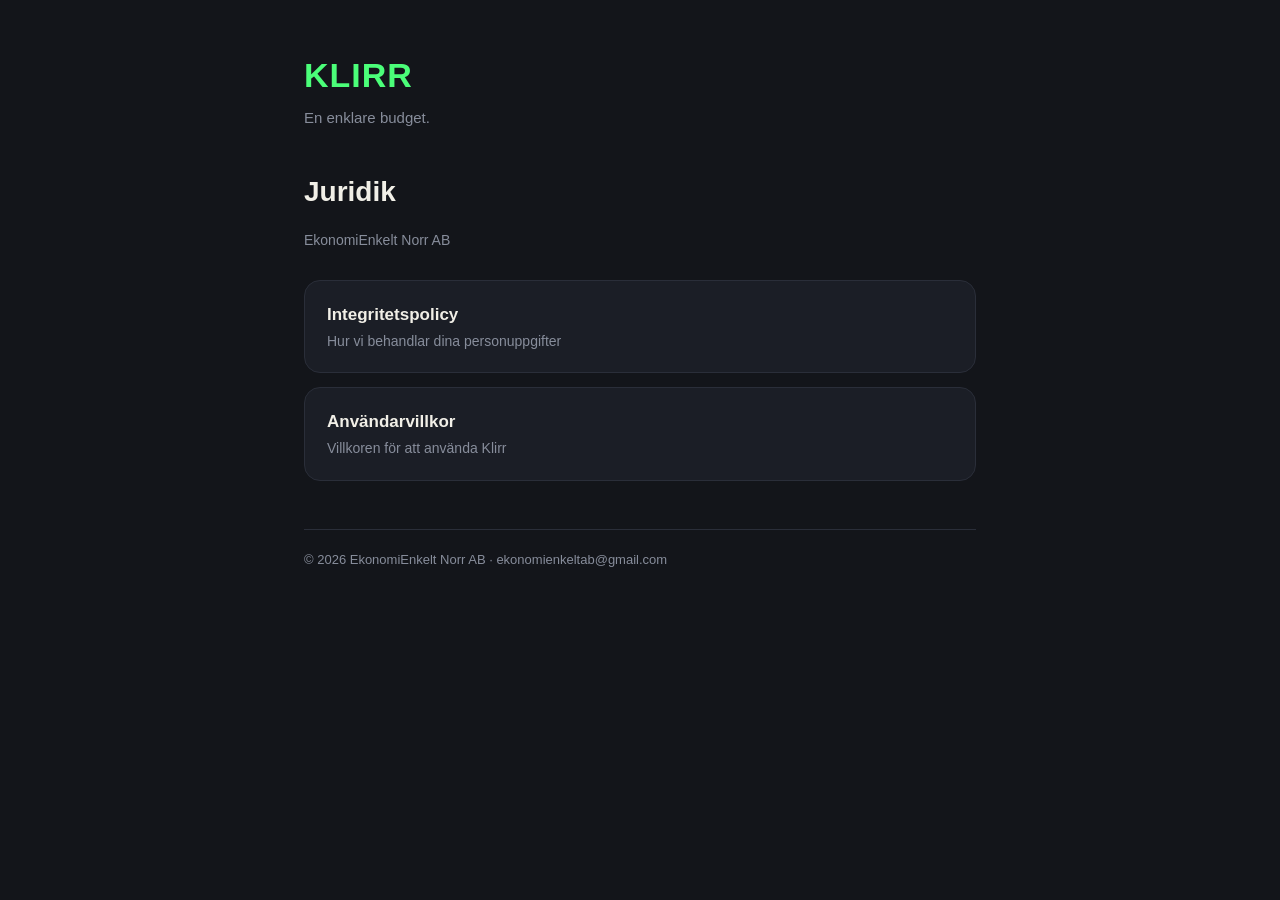
<file: index.html>
<!DOCTYPE html>
<html lang="sv">
  <head>
    <meta charset="utf-8" />
    <meta name="viewport" content="width=device-width, initial-scale=1" />
    <title>Klirr – Juridik</title>
    <link rel="stylesheet" href="style.css" />
  </head>
  <body>
    <div class="wrap">
      <a class="brand" href="index.html">KLIRR</a>
      <p class="tagline">En enklare budget.</p>

      <h1>Juridik</h1>
      <p class="updated">EkonomiEnkelt Norr AB</p>

      <a class="card" href="integritetspolicy.html">
        <b>Integritetspolicy</b>
        <span>Hur vi behandlar dina personuppgifter</span>
      </a>
      <a class="card" href="anvandarvillkor.html">
        <b>Användarvillkor</b>
        <span>Villkoren för att använda Klirr</span>
      </a>

      <footer>© 2026 EkonomiEnkelt Norr AB · ekonomienkeltab@gmail.com</footer>
    </div>
  </body>
</html>
</file>
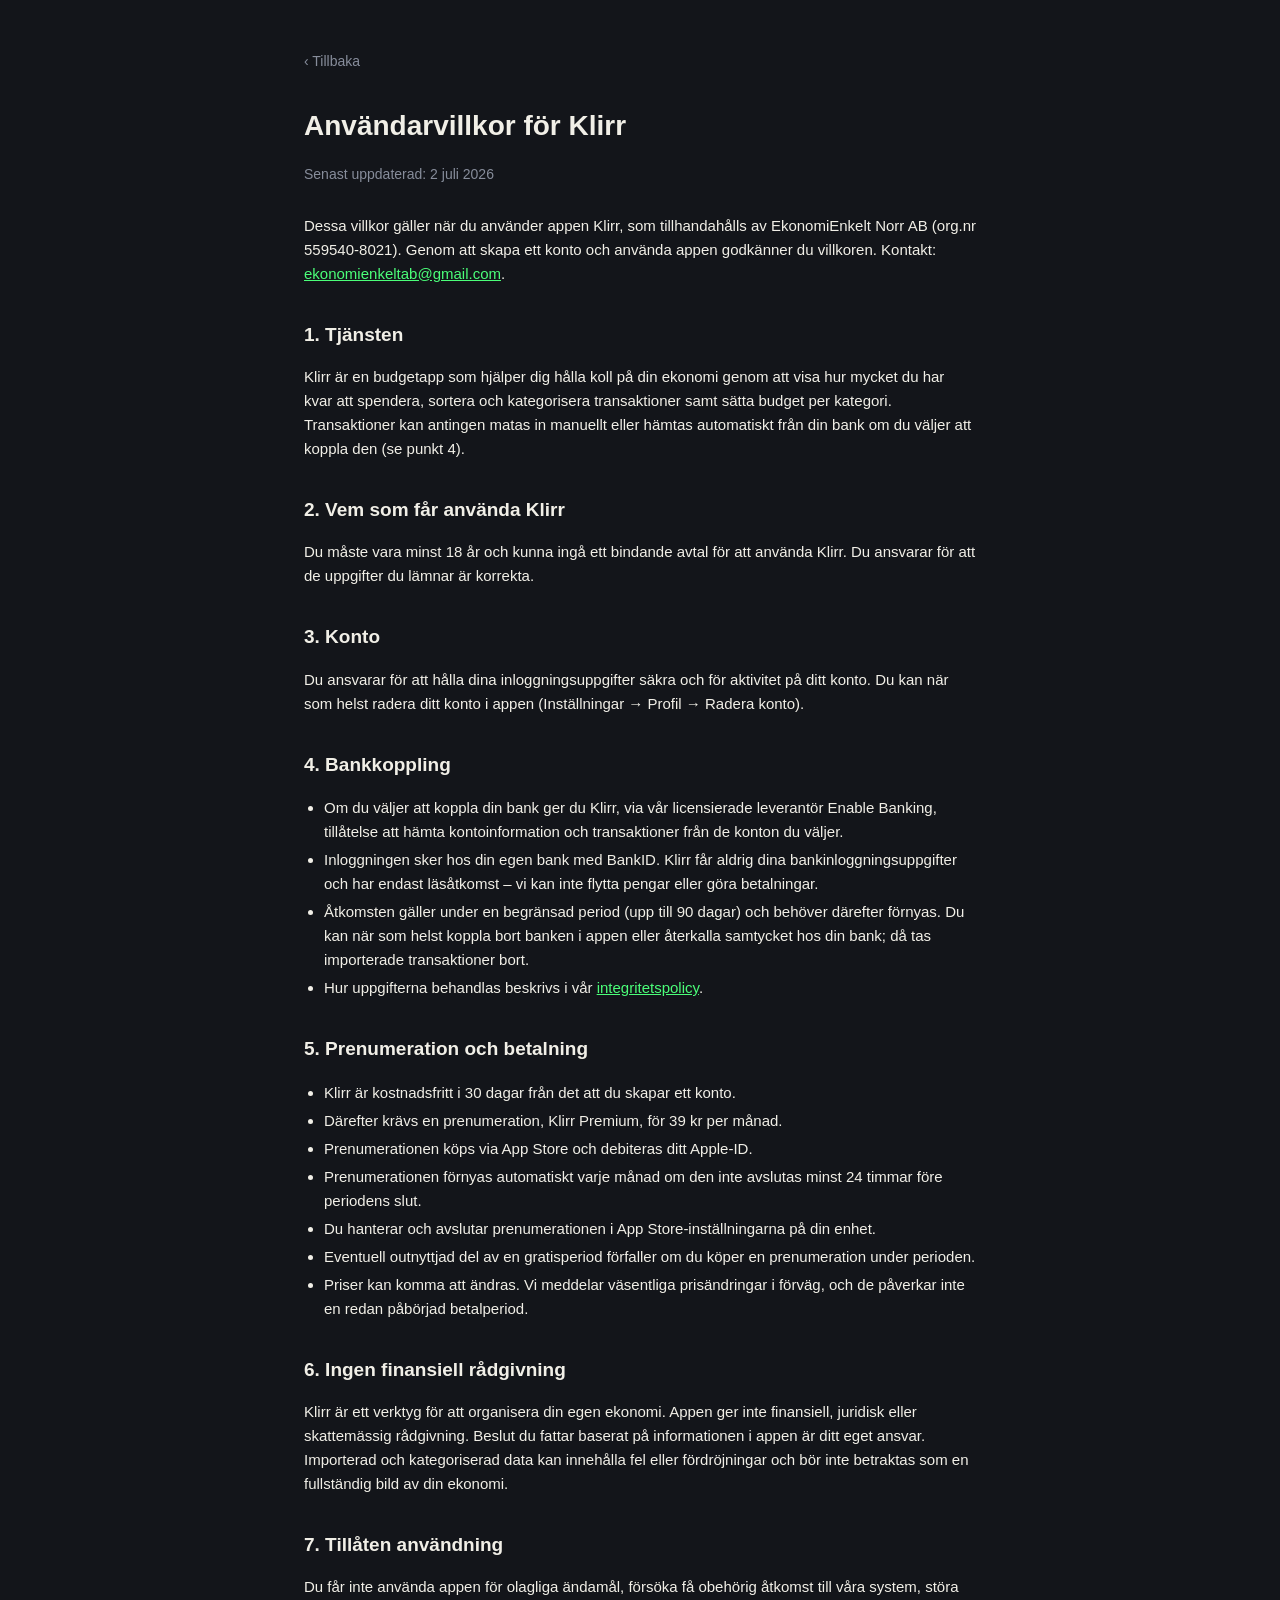
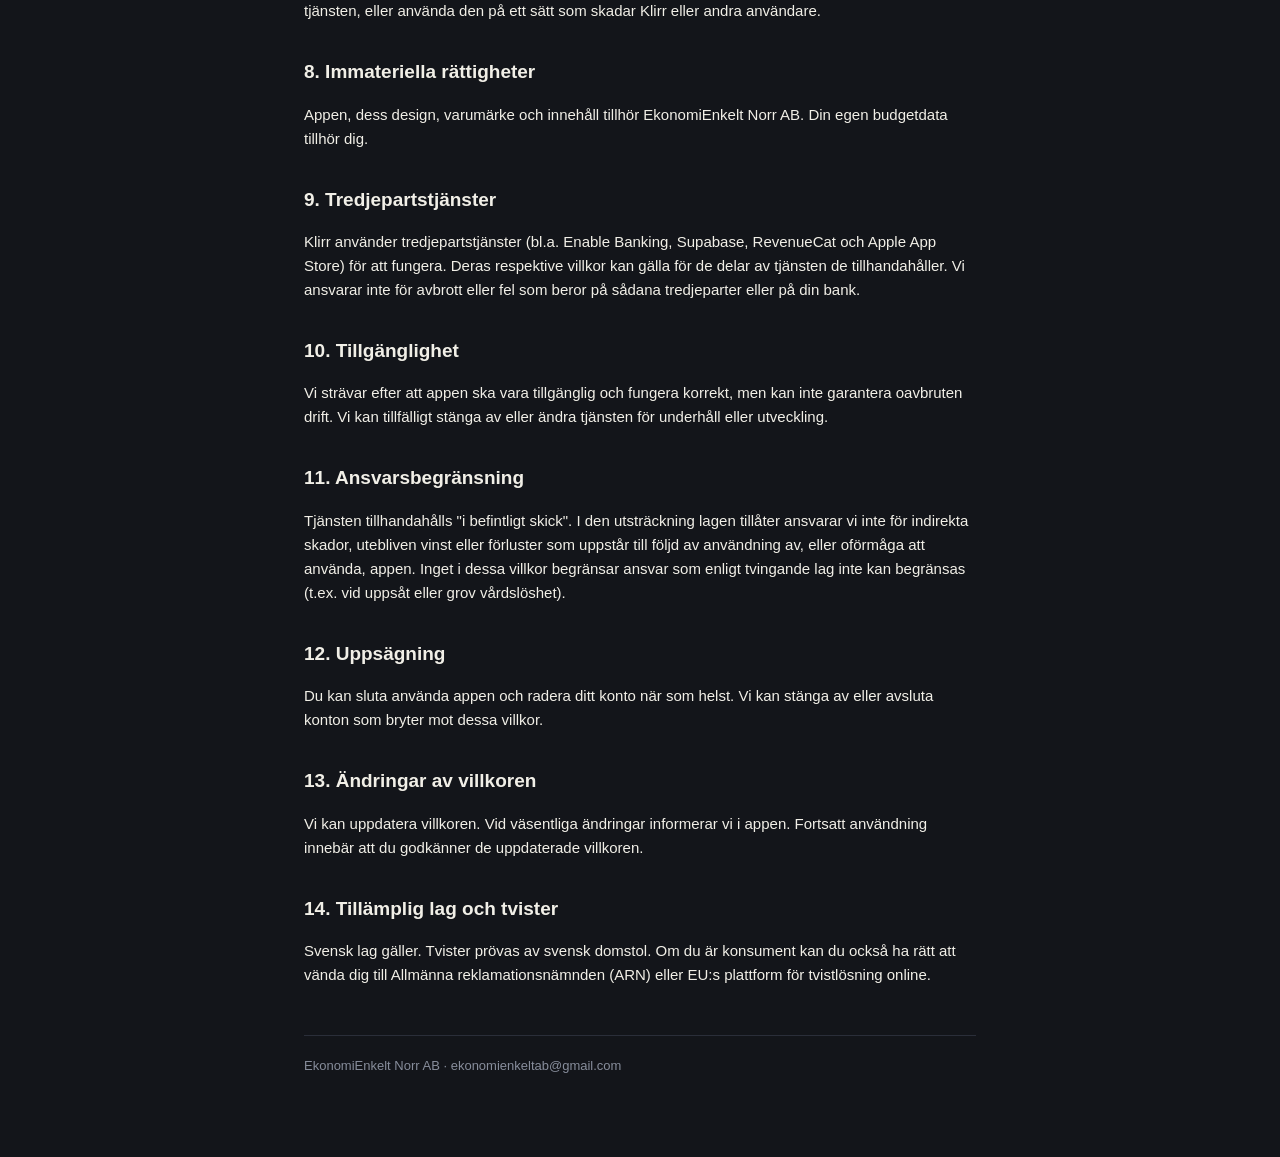
<file: anvandarvillkor.html>
<!DOCTYPE html>
<html lang="sv">
  <head>
    <meta charset="utf-8" />
    <meta name="viewport" content="width=device-width, initial-scale=1" />
    <title>Användarvillkor – Klirr</title>
    <link rel="stylesheet" href="style.css" />
  </head>
  <body>
    <div class="wrap">
      <a class="back" href="index.html">‹ Tillbaka</a>
      <h1>Användarvillkor för Klirr</h1>
      <p class="updated">Senast uppdaterad: 2 juli 2026</p>

      <p>
        Dessa villkor gäller när du använder appen Klirr, som tillhandahålls av
        EkonomiEnkelt Norr AB (org.nr 559540-8021). Genom att skapa ett konto och
        använda appen godkänner du villkoren. Kontakt:
        <a href="mailto:ekonomienkeltab@gmail.com">ekonomienkeltab@gmail.com</a>.
      </p>

      <h2>1. Tjänsten</h2>
      <p>
        Klirr är en budgetapp som hjälper dig hålla koll på din ekonomi genom att
        visa hur mycket du har kvar att spendera, sortera och kategorisera
        transaktioner samt sätta budget per kategori. Transaktioner kan antingen
        matas in manuellt eller hämtas automatiskt från din bank om du väljer att
        koppla den (se punkt 4).
      </p>

      <h2>2. Vem som får använda Klirr</h2>
      <p>
        Du måste vara minst 18 år och kunna ingå ett bindande avtal för att använda
        Klirr. Du ansvarar för att de uppgifter du lämnar är korrekta.
      </p>

      <h2>3. Konto</h2>
      <p>
        Du ansvarar för att hålla dina inloggningsuppgifter säkra och för aktivitet
        på ditt konto. Du kan när som helst radera ditt konto i appen
        (Inställningar → Profil → Radera konto).
      </p>

      <h2>4. Bankkoppling</h2>
      <ul>
        <li>Om du väljer att koppla din bank ger du Klirr, via vår licensierade leverantör Enable Banking, tillåtelse att hämta kontoinformation och transaktioner från de konton du väljer.</li>
        <li>Inloggningen sker hos din egen bank med BankID. Klirr får aldrig dina bankinloggningsuppgifter och har endast läsåtkomst – vi kan inte flytta pengar eller göra betalningar.</li>
        <li>Åtkomsten gäller under en begränsad period (upp till 90 dagar) och behöver därefter förnyas. Du kan när som helst koppla bort banken i appen eller återkalla samtycket hos din bank; då tas importerade transaktioner bort.</li>
        <li>Hur uppgifterna behandlas beskrivs i vår <a href="integritetspolicy.html">integritetspolicy</a>.</li>
      </ul>

      <h2>5. Prenumeration och betalning</h2>
      <ul>
        <li>Klirr är kostnadsfritt i 30 dagar från det att du skapar ett konto.</li>
        <li>Därefter krävs en prenumeration, Klirr Premium, för 39 kr per månad.</li>
        <li>Prenumerationen köps via App Store och debiteras ditt Apple-ID.</li>
        <li>Prenumerationen förnyas automatiskt varje månad om den inte avslutas minst 24 timmar före periodens slut.</li>
        <li>Du hanterar och avslutar prenumerationen i App Store-inställningarna på din enhet.</li>
        <li>Eventuell outnyttjad del av en gratisperiod förfaller om du köper en prenumeration under perioden.</li>
        <li>Priser kan komma att ändras. Vi meddelar väsentliga prisändringar i förväg, och de påverkar inte en redan påbörjad betalperiod.</li>
      </ul>

      <h2>6. Ingen finansiell rådgivning</h2>
      <p>
        Klirr är ett verktyg för att organisera din egen ekonomi. Appen ger inte
        finansiell, juridisk eller skattemässig rådgivning. Beslut du fattar baserat
        på informationen i appen är ditt eget ansvar. Importerad och kategoriserad
        data kan innehålla fel eller fördröjningar och bör inte betraktas som en
        fullständig bild av din ekonomi.
      </p>

      <h2>7. Tillåten användning</h2>
      <p>
        Du får inte använda appen för olagliga ändamål, försöka få obehörig åtkomst
        till våra system, störa tjänsten, eller använda den på ett sätt som skadar
        Klirr eller andra användare.
      </p>

      <h2>8. Immateriella rättigheter</h2>
      <p>
        Appen, dess design, varumärke och innehåll tillhör EkonomiEnkelt Norr AB.
        Din egen budgetdata tillhör dig.
      </p>

      <h2>9. Tredjepartstjänster</h2>
      <p>
        Klirr använder tredjepartstjänster (bl.a. Enable Banking, Supabase,
        RevenueCat och Apple App Store) för att fungera. Deras respektive villkor kan
        gälla för de delar av tjänsten de tillhandahåller. Vi ansvarar inte för
        avbrott eller fel som beror på sådana tredjeparter eller på din bank.
      </p>

      <h2>10. Tillgänglighet</h2>
      <p>
        Vi strävar efter att appen ska vara tillgänglig och fungera korrekt, men kan
        inte garantera oavbruten drift. Vi kan tillfälligt stänga av eller ändra
        tjänsten för underhåll eller utveckling.
      </p>

      <h2>11. Ansvarsbegränsning</h2>
      <p>
        Tjänsten tillhandahålls "i befintligt skick". I den utsträckning lagen
        tillåter ansvarar vi inte för indirekta skador, utebliven vinst eller
        förluster som uppstår till följd av användning av, eller oförmåga att använda,
        appen. Inget i dessa villkor begränsar ansvar som enligt tvingande lag inte
        kan begränsas (t.ex. vid uppsåt eller grov vårdslöshet).
      </p>

      <h2>12. Uppsägning</h2>
      <p>
        Du kan sluta använda appen och radera ditt konto när som helst. Vi kan stänga
        av eller avsluta konton som bryter mot dessa villkor.
      </p>

      <h2>13. Ändringar av villkoren</h2>
      <p>
        Vi kan uppdatera villkoren. Vid väsentliga ändringar informerar vi i appen.
        Fortsatt användning innebär att du godkänner de uppdaterade villkoren.
      </p>

      <h2>14. Tillämplig lag och tvister</h2>
      <p>
        Svensk lag gäller. Tvister prövas av svensk domstol. Om du är konsument kan du
        också ha rätt att vända dig till Allmänna reklamationsnämnden (ARN) eller EU:s
        plattform för tvistlösning online.
      </p>

      <footer>
        EkonomiEnkelt Norr AB · ekonomienkeltab@gmail.com
      </footer>
    </div>
  </body>
</html>
</file>
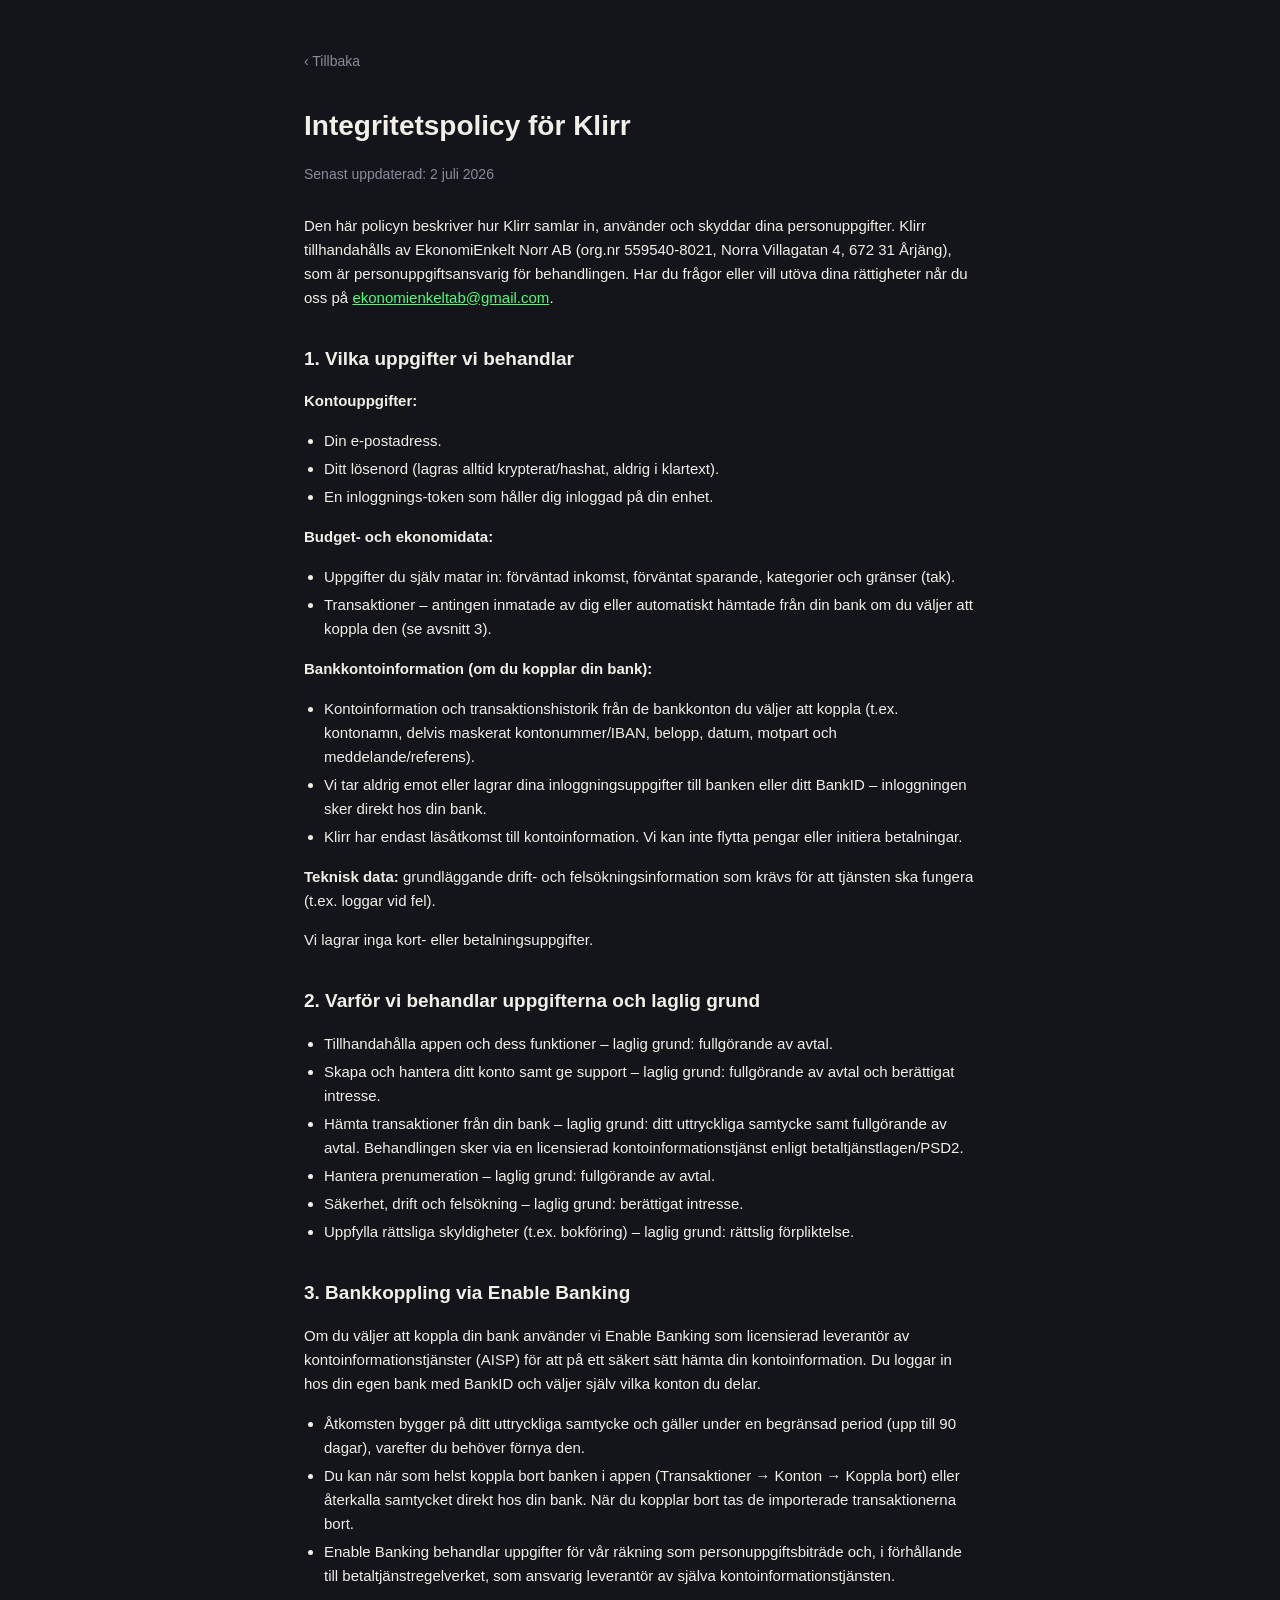
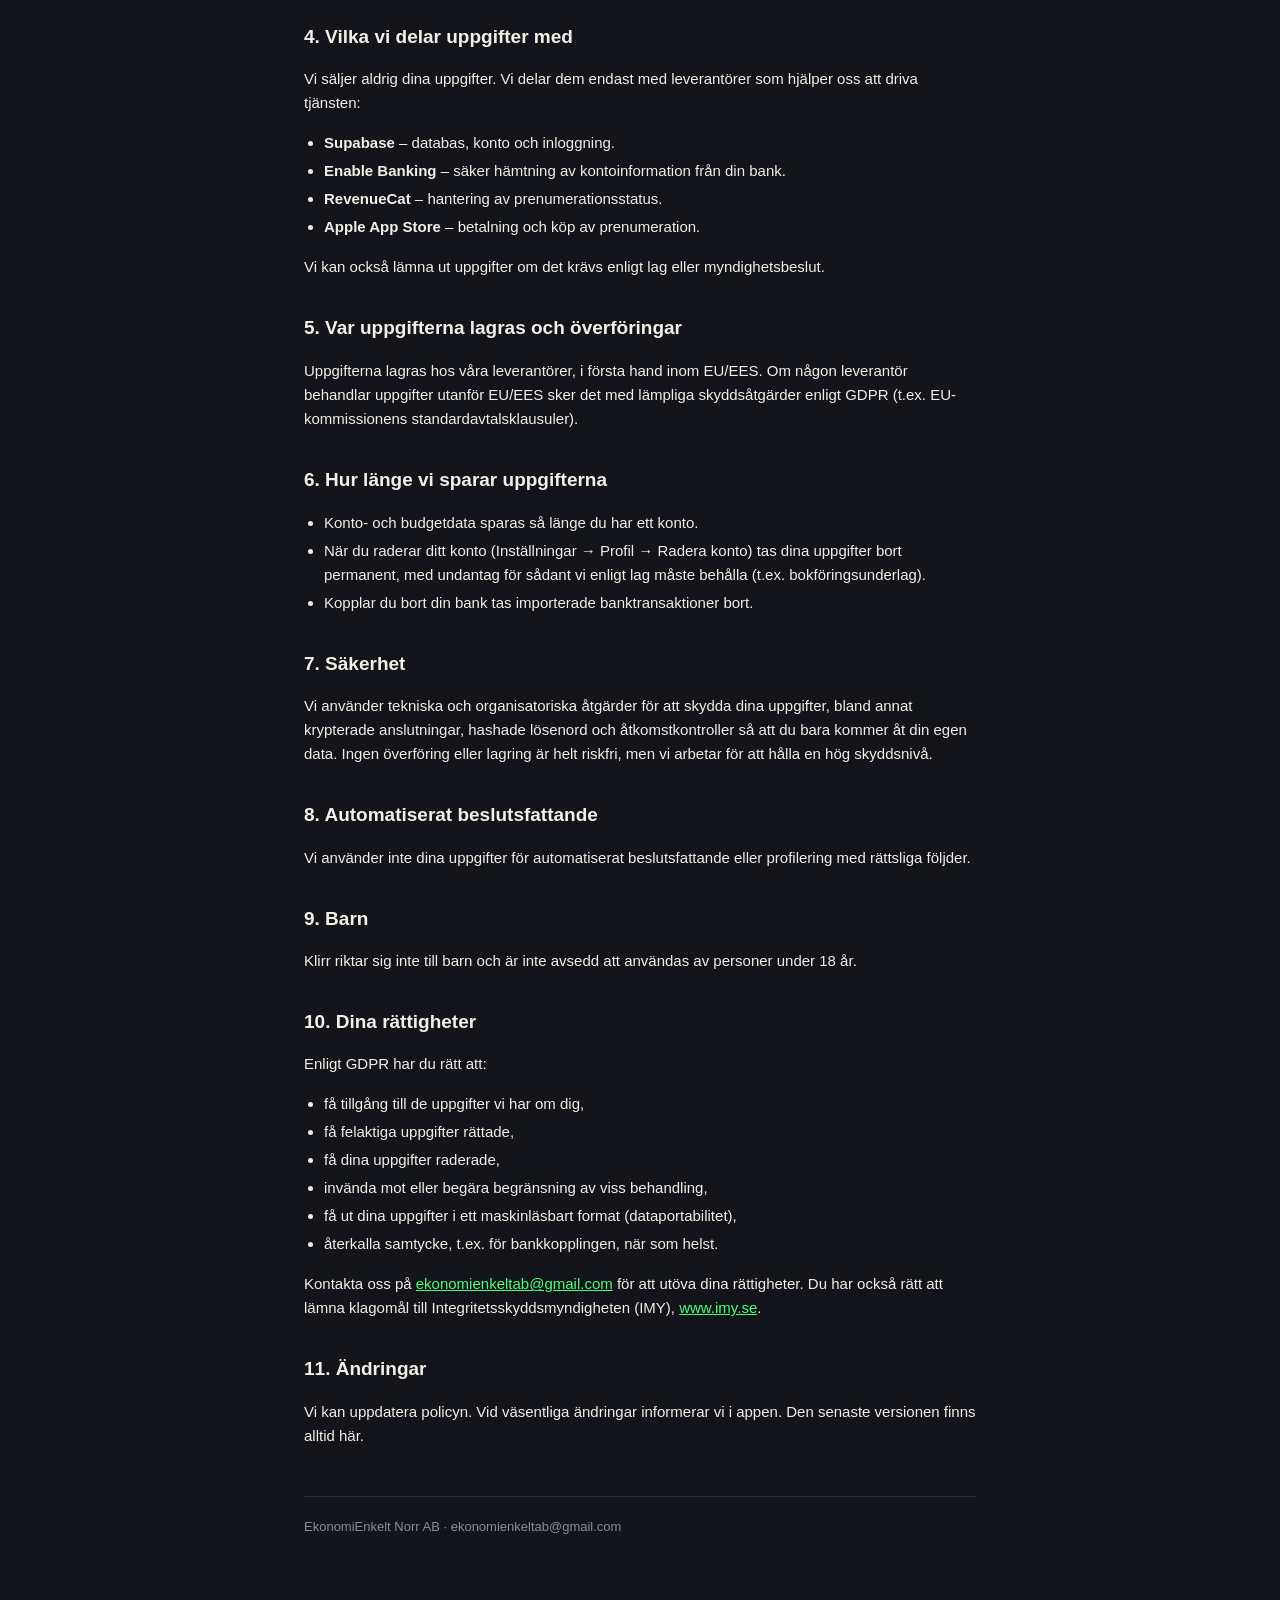
<file: integritetspolicy.html>
<!DOCTYPE html>
<html lang="sv">
  <head>
    <meta charset="utf-8" />
    <meta name="viewport" content="width=device-width, initial-scale=1" />
    <title>Integritetspolicy – Klirr</title>
    <link rel="stylesheet" href="style.css" />
  </head>
  <body>
    <div class="wrap">
      <a class="back" href="index.html">‹ Tillbaka</a>
      <h1>Integritetspolicy för Klirr</h1>
      <p class="updated">Senast uppdaterad: 2 juli 2026</p>

      <p>
        Den här policyn beskriver hur Klirr samlar in, använder och skyddar dina
        personuppgifter. Klirr tillhandahålls av EkonomiEnkelt Norr AB (org.nr
        559540-8021, Norra Villagatan 4, 672 31 Årjäng), som är
        personuppgiftsansvarig för behandlingen. Har du frågor eller vill utöva
        dina rättigheter når du oss på
        <a href="mailto:ekonomienkeltab@gmail.com">ekonomienkeltab@gmail.com</a>.
      </p>

      <h2>1. Vilka uppgifter vi behandlar</h2>
      <p><strong>Kontouppgifter:</strong></p>
      <ul>
        <li>Din e-postadress.</li>
        <li>Ditt lösenord (lagras alltid krypterat/hashat, aldrig i klartext).</li>
        <li>En inloggnings-token som håller dig inloggad på din enhet.</li>
      </ul>
      <p><strong>Budget- och ekonomidata:</strong></p>
      <ul>
        <li>Uppgifter du själv matar in: förväntad inkomst, förväntat sparande, kategorier och gränser (tak).</li>
        <li>Transaktioner – antingen inmatade av dig eller automatiskt hämtade från din bank om du väljer att koppla den (se avsnitt 3).</li>
      </ul>
      <p><strong>Bankkontoinformation (om du kopplar din bank):</strong></p>
      <ul>
        <li>Kontoinformation och transaktionshistorik från de bankkonton du väljer att koppla (t.ex. kontonamn, delvis maskerat kontonummer/IBAN, belopp, datum, motpart och meddelande/referens).</li>
        <li>Vi tar aldrig emot eller lagrar dina inloggningsuppgifter till banken eller ditt BankID – inloggningen sker direkt hos din bank.</li>
        <li>Klirr har endast läsåtkomst till kontoinformation. Vi kan inte flytta pengar eller initiera betalningar.</li>
      </ul>
      <p><strong>Teknisk data:</strong> grundläggande drift- och felsökningsinformation som krävs för att tjänsten ska fungera (t.ex. loggar vid fel).</p>
      <p>Vi lagrar inga kort- eller betalningsuppgifter.</p>

      <h2>2. Varför vi behandlar uppgifterna och laglig grund</h2>
      <ul>
        <li>Tillhandahålla appen och dess funktioner – laglig grund: fullgörande av avtal.</li>
        <li>Skapa och hantera ditt konto samt ge support – laglig grund: fullgörande av avtal och berättigat intresse.</li>
        <li>Hämta transaktioner från din bank – laglig grund: ditt uttryckliga samtycke samt fullgörande av avtal. Behandlingen sker via en licensierad kontoinformationstjänst enligt betaltjänstlagen/PSD2.</li>
        <li>Hantera prenumeration – laglig grund: fullgörande av avtal.</li>
        <li>Säkerhet, drift och felsökning – laglig grund: berättigat intresse.</li>
        <li>Uppfylla rättsliga skyldigheter (t.ex. bokföring) – laglig grund: rättslig förpliktelse.</li>
      </ul>

      <h2>3. Bankkoppling via Enable Banking</h2>
      <p>
        Om du väljer att koppla din bank använder vi Enable Banking som licensierad
        leverantör av kontoinformationstjänster (AISP) för att på ett säkert sätt
        hämta din kontoinformation. Du loggar in hos din egen bank med BankID och
        väljer själv vilka konton du delar.
      </p>
      <ul>
        <li>Åtkomsten bygger på ditt uttryckliga samtycke och gäller under en begränsad period (upp till 90 dagar), varefter du behöver förnya den.</li>
        <li>Du kan när som helst koppla bort banken i appen (Transaktioner → Konton → Koppla bort) eller återkalla samtycket direkt hos din bank. När du kopplar bort tas de importerade transaktionerna bort.</li>
        <li>Enable Banking behandlar uppgifter för vår räkning som personuppgiftsbiträde och, i förhållande till betaltjänstregelverket, som ansvarig leverantör av själva kontoinformationstjänsten.</li>
      </ul>

      <h2>4. Vilka vi delar uppgifter med</h2>
      <p>Vi säljer aldrig dina uppgifter. Vi delar dem endast med leverantörer som hjälper oss att driva tjänsten:</p>
      <ul>
        <li><strong>Supabase</strong> – databas, konto och inloggning.</li>
        <li><strong>Enable Banking</strong> – säker hämtning av kontoinformation från din bank.</li>
        <li><strong>RevenueCat</strong> – hantering av prenumerationsstatus.</li>
        <li><strong>Apple App Store</strong> – betalning och köp av prenumeration.</li>
      </ul>
      <p>Vi kan också lämna ut uppgifter om det krävs enligt lag eller myndighetsbeslut.</p>

      <h2>5. Var uppgifterna lagras och överföringar</h2>
      <p>
        Uppgifterna lagras hos våra leverantörer, i första hand inom EU/EES. Om någon
        leverantör behandlar uppgifter utanför EU/EES sker det med lämpliga
        skyddsåtgärder enligt GDPR (t.ex. EU-kommissionens standardavtalsklausuler).
      </p>

      <h2>6. Hur länge vi sparar uppgifterna</h2>
      <ul>
        <li>Konto- och budgetdata sparas så länge du har ett konto.</li>
        <li>När du raderar ditt konto (Inställningar → Profil → Radera konto) tas dina uppgifter bort permanent, med undantag för sådant vi enligt lag måste behålla (t.ex. bokföringsunderlag).</li>
        <li>Kopplar du bort din bank tas importerade banktransaktioner bort.</li>
      </ul>

      <h2>7. Säkerhet</h2>
      <p>
        Vi använder tekniska och organisatoriska åtgärder för att skydda dina
        uppgifter, bland annat krypterade anslutningar, hashade lösenord och
        åtkomstkontroller så att du bara kommer åt din egen data. Ingen överföring
        eller lagring är helt riskfri, men vi arbetar för att hålla en hög
        skyddsnivå.
      </p>

      <h2>8. Automatiserat beslutsfattande</h2>
      <p>Vi använder inte dina uppgifter för automatiserat beslutsfattande eller profilering med rättsliga följder.</p>

      <h2>9. Barn</h2>
      <p>Klirr riktar sig inte till barn och är inte avsedd att användas av personer under 18 år.</p>

      <h2>10. Dina rättigheter</h2>
      <p>Enligt GDPR har du rätt att:</p>
      <ul>
        <li>få tillgång till de uppgifter vi har om dig,</li>
        <li>få felaktiga uppgifter rättade,</li>
        <li>få dina uppgifter raderade,</li>
        <li>invända mot eller begära begränsning av viss behandling,</li>
        <li>få ut dina uppgifter i ett maskinläsbart format (dataportabilitet),</li>
        <li>återkalla samtycke, t.ex. för bankkopplingen, när som helst.</li>
      </ul>
      <p>
        Kontakta oss på
        <a href="mailto:ekonomienkeltab@gmail.com">ekonomienkeltab@gmail.com</a>
        för att utöva dina rättigheter. Du har också rätt att lämna klagomål till
        Integritetsskyddsmyndigheten (IMY), <a href="https://www.imy.se">www.imy.se</a>.
      </p>

      <h2>11. Ändringar</h2>
      <p>Vi kan uppdatera policyn. Vid väsentliga ändringar informerar vi i appen. Den senaste versionen finns alltid här.</p>

      <footer>
        EkonomiEnkelt Norr AB · ekonomienkeltab@gmail.com
      </footer>
    </div>
  </body>
</html>
</file>
<file: style.css>
:root {
  --bg: #13151a;
  --surface: #1b1e26;
  --ink: #f1efe7;
  --muted: #878d9b;
  --green: #4bfe79;
  --line: #2a2e39;
}

* { box-sizing: border-box; }

body {
  margin: 0;
  background: var(--bg);
  color: var(--ink);
  font-family: -apple-system, BlinkMacSystemFont, "Segoe UI", Roboto, Helvetica,
    Arial, sans-serif;
  line-height: 1.6;
  -webkit-font-smoothing: antialiased;
}

.wrap {
  max-width: 720px;
  margin: 0 auto;
  padding: 48px 24px 80px;
}

.brand {
  color: var(--green);
  font-size: 34px;
  font-weight: 900;
  letter-spacing: 1px;
  text-decoration: none;
  display: inline-block;
}

.tagline {
  color: var(--muted);
  margin: 4px 0 40px;
  font-size: 15px;
}

h1 {
  font-size: 28px;
  font-weight: 800;
  margin: 8px 0 4px;
}

h2 {
  font-size: 19px;
  font-weight: 800;
  margin: 34px 0 8px;
  color: var(--ink);
}

.updated {
  color: var(--muted);
  font-size: 14px;
  margin-bottom: 28px;
}

p, li { color: var(--ink); font-size: 15px; }
ul { padding-left: 20px; }
li { margin: 4px 0; }

a { color: var(--green); }

.card {
  display: block;
  background: var(--surface);
  border: 1px solid var(--line);
  border-radius: 16px;
  padding: 20px 22px;
  margin-top: 14px;
  text-decoration: none;
  color: var(--ink);
}
.card:hover { border-color: var(--green); }
.card b { font-size: 17px; }
.card span { color: var(--muted); font-size: 14px; display: block; margin-top: 2px; }

.back {
  color: var(--muted);
  text-decoration: none;
  font-size: 14px;
  display: inline-block;
  margin-bottom: 24px;
}

footer {
  margin-top: 48px;
  color: var(--muted);
  font-size: 13px;
  border-top: 1px solid var(--line);
  padding-top: 20px;
}
</file>
